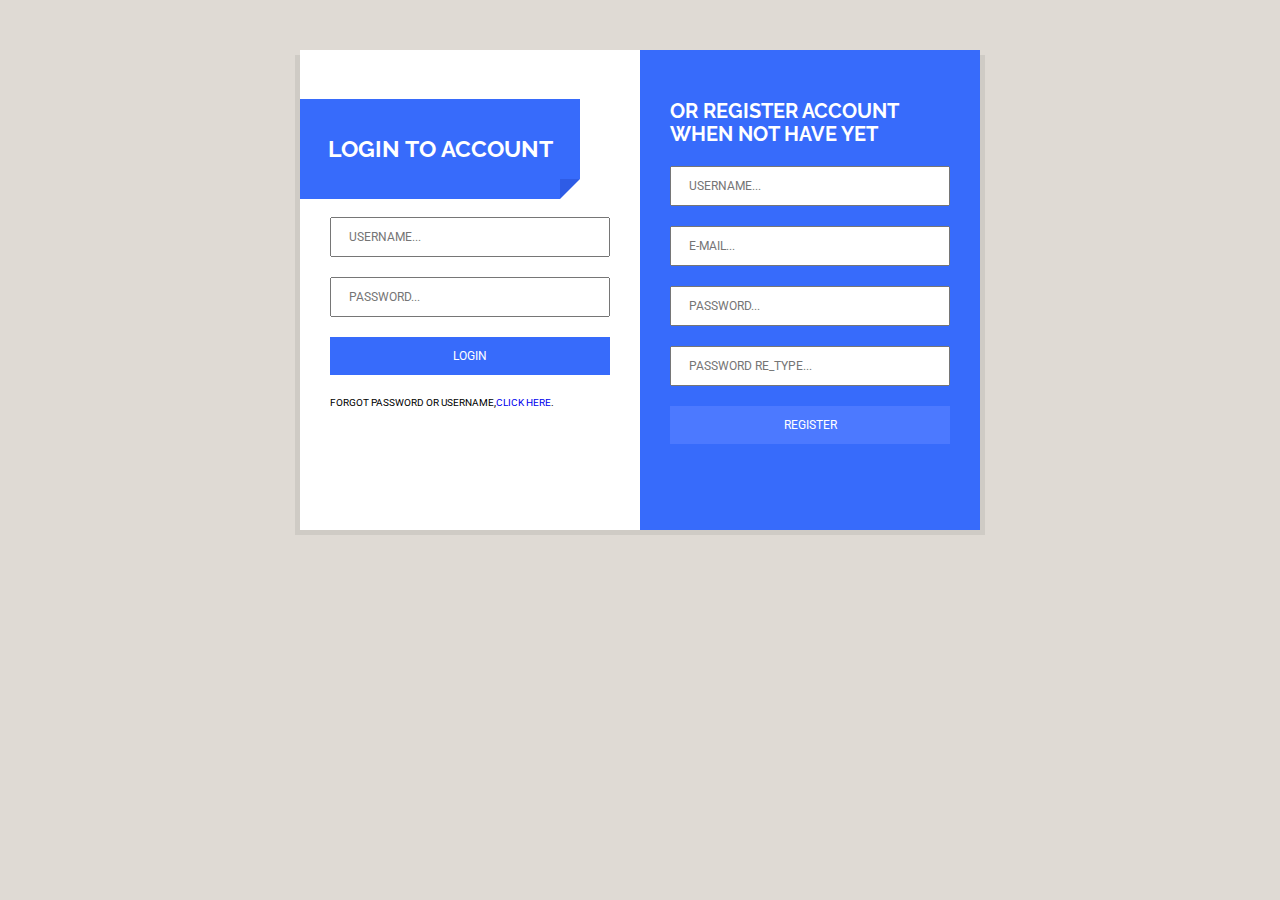
<file: Home_23_05_17/index.html>
<!DOCTYPE html>
<html lang="en">
<head>
  <meta charset="UTF-8">
  <meta name="viewport" content="width=device-width, initial-scale=1.0">
  <meta http-equiv="X-UA-Compatible" content="ie=edge">
  <title>Login to account</title>
  <link rel="stylesheet" href="https://fonts.googleapis.com/css?family=Raleway|Roboto" >
  <link rel="stylesheet" href="./css/normalize.css">
  <link rel="stylesheet" href="./css/style.css">
</head>
<body>
    <div class="container">
        <form class="left">
            <div  class = "login"><h2>LOGIN TO ACCOUNT</h2><div class = "triangle"></div></div>
            <input type="text" placeholder="USERNAME..."/>
            <input type="password" placeholder="PASSWORD..."/>
            <button class = "button_1">LOGIN</button>
            <p class = "url">FORGOT PASSWORD OR USERNAME,<a href="URL">CLICK HERE</a>.</p>
        </form>
        <form class="right">
            <p>OR REGISTER ACCOUNT WHEN NOT HAVE YET</p>
            <input type="text" placeholder="USERNAME..."/>
            <input type="text" placeholder="E-MAIL..."/>
            <input type="password" placeholder="PASSWORD..."/>
            <input type="password" placeholder="PASSWORD RE_TYPE..."/>
            <button class = "button_2">REGISTER</button>
        </form>
    </div>
</body>
</html>
</file>
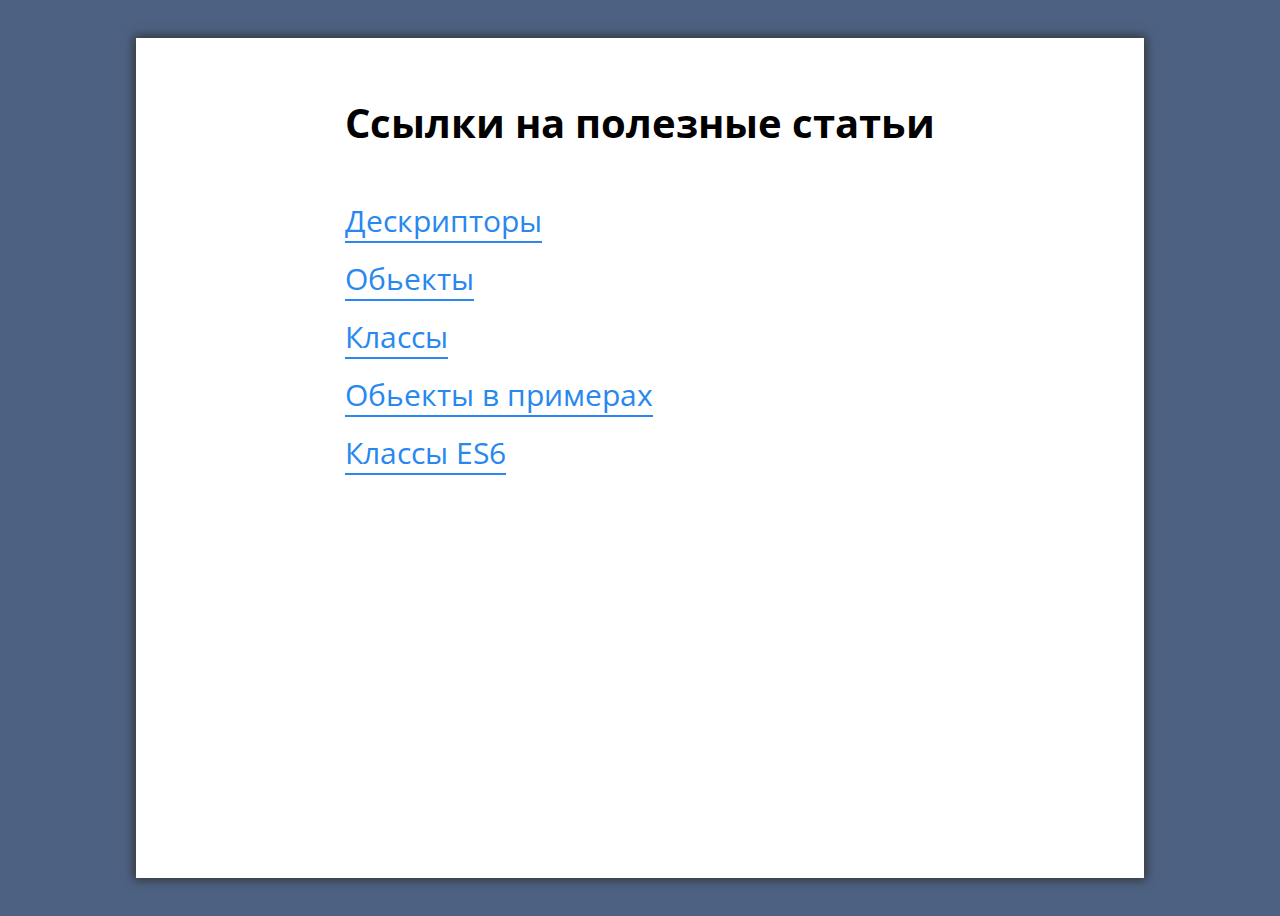
<file: 06 - Objects/Start/index.html>
<!DOCTYPE html>
<html lang="en">
<head>
  <meta charset="UTF-8">
  <meta name="viewport" content="width=device-width, initial-scale=1.0">
  <meta http-equiv="X-UA-Compatible" content="ie=edge">
  <title>Javascript | Objects, constructors</title>
  <script async src="./js/script.js" charset="utf-8"></script>
  <link href="https://fonts.googleapis.com/css?family=Open+Sans" rel="stylesheet">
  <style>
    body {
      background: #4d6283;
      padding: 30px 10%;
    }
    .container {
      min-height: calc(100vh - 60px);
      background-color: #fff;
      padding: 30px;
      -webkit-box-sizing: border-box;
      box-sizing: border-box;
      -webkit-box-shadow: 0 0 10px 2px #333;
      box-shadow: 0 0 10px 2px #333;
    }
    .title {
      font-family: 'Open Sans', sans-serif;
      font-size: 40px;
      text-align: center;
      margin-bottom: 50px;
    }
    .list {
      width: 630px;
      margin: 0 auto;
      list-style: none;
    }
    a {
      font-family: 'Open Sans', sans-serif;
      font-size: 30px;
      text-decoration: none;
      display: inline-block;
      border-bottom: 2px solid #2888ef;
      margin-bottom: 15px;
      color: #2888ef;
    }
  </style>
</head>
<body>

  <div class="container">
    <h1 class="title">Ссылки на полезные статьи</h1>
    <ul class="list">
      <li><a href="http://jsraccoon.ru/oop-descriptors" target="_blank">Дескрипторы</a></li>
      <li><a href="https://learn.javascript.ru/object" target="_blank">Обьекты</a></li>
      <li><a href="http://javascript.ru/tutorial/object/inheritance" target="_blank">Классы</a></li>
      <li><a href="https://habrahabr.ru/post/119391/" target="_blank">Обьекты в примерах</a></li>
      <li><a href="https://learn.javascript.ru/es-class" target="_blank">Классы ES6</a></li>
    </ul>
  </div>

</body>
</html>
</file>
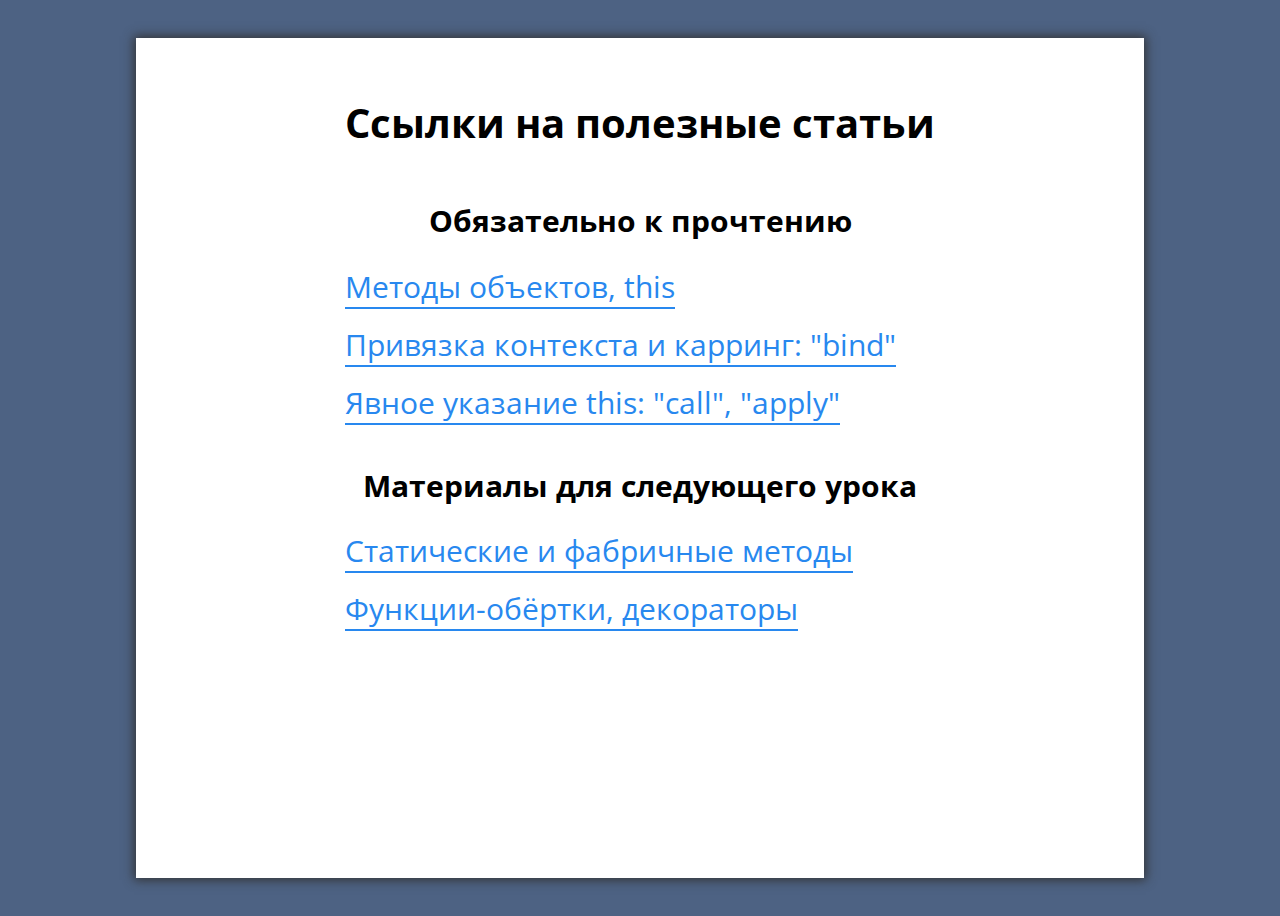
<file: 07 - Context/Start/index.html>
<!DOCTYPE html>
<html lang="en">
<head>
  <meta charset="UTF-8">
  <meta name="viewport" content="width=device-width, initial-scale=1.0">
  <meta http-equiv="X-UA-Compatible" content="ie=edge">
  <title>Javascript | Objects, constructors</title>
  <script async src="./js/script.js" charset="utf-8"></script>
  <link href="https://fonts.googleapis.com/css?family=Open+Sans" rel="stylesheet">
  <style>
    body {
      background: #4d6283;
      padding: 30px 10%;
    }
    .container {
      min-height: calc(100vh - 60px);
      background-color: #fff;
      padding: 30px;
      -webkit-box-sizing: border-box;
      box-sizing: border-box;
      -webkit-box-shadow: 0 0 10px 2px #333;
      box-shadow: 0 0 10px 2px #333;
    }
    .title {
      font-family: 'Open Sans', sans-serif;
      font-size: 40px;
      text-align: center;
      margin-bottom: 50px;
    }
    .subtitle {
      font-family: 'Open Sans', sans-serif;
      font-size: 30px;
      text-align: center;
    }
    .list {
      width: 630px;
      margin: 0 auto;
      list-style: none;
    }
    a {
      font-family: 'Open Sans', sans-serif;
      font-size: 30px;
      text-decoration: none;
      display: inline-block;
      border-bottom: 2px solid #2888ef;
      margin-bottom: 15px;
      color: #2888ef;
    }
  </style>
</head>
<body>

  <div class="container">
    <h1 class="title">Ссылки на полезные статьи</h1>
    <h2 class="subtitle">Обязательно к прочтению</h2>
    <ul class="list">
      <li><a href="https://learn.javascript.ru/object-methods" target="_blank">Методы объектов, this</a></li>
      <li><a href="https://learn.javascript.ru/bind" target="_blank">Привязка контекста и карринг: "bind"</a></li>
      <li><a href="https://learn.javascript.ru/call-apply" target="_blank">Явное указание this: "call", "apply"</a></li>
    </ul>
    <h2 class="subtitle">Материалы для следующего урока</h2>
    <ul class="list">
      <li><a href="https://learn.javascript.ru/static-properties-and-methods" target="_blank">Статические и фабричные методы</a></li>
      <li><a href="https://learn.javascript.ru/decorators" target="_blank">Функции-обёртки, декораторы</a></li>
    </ul>
  </div>
</body>
</html>
</file>
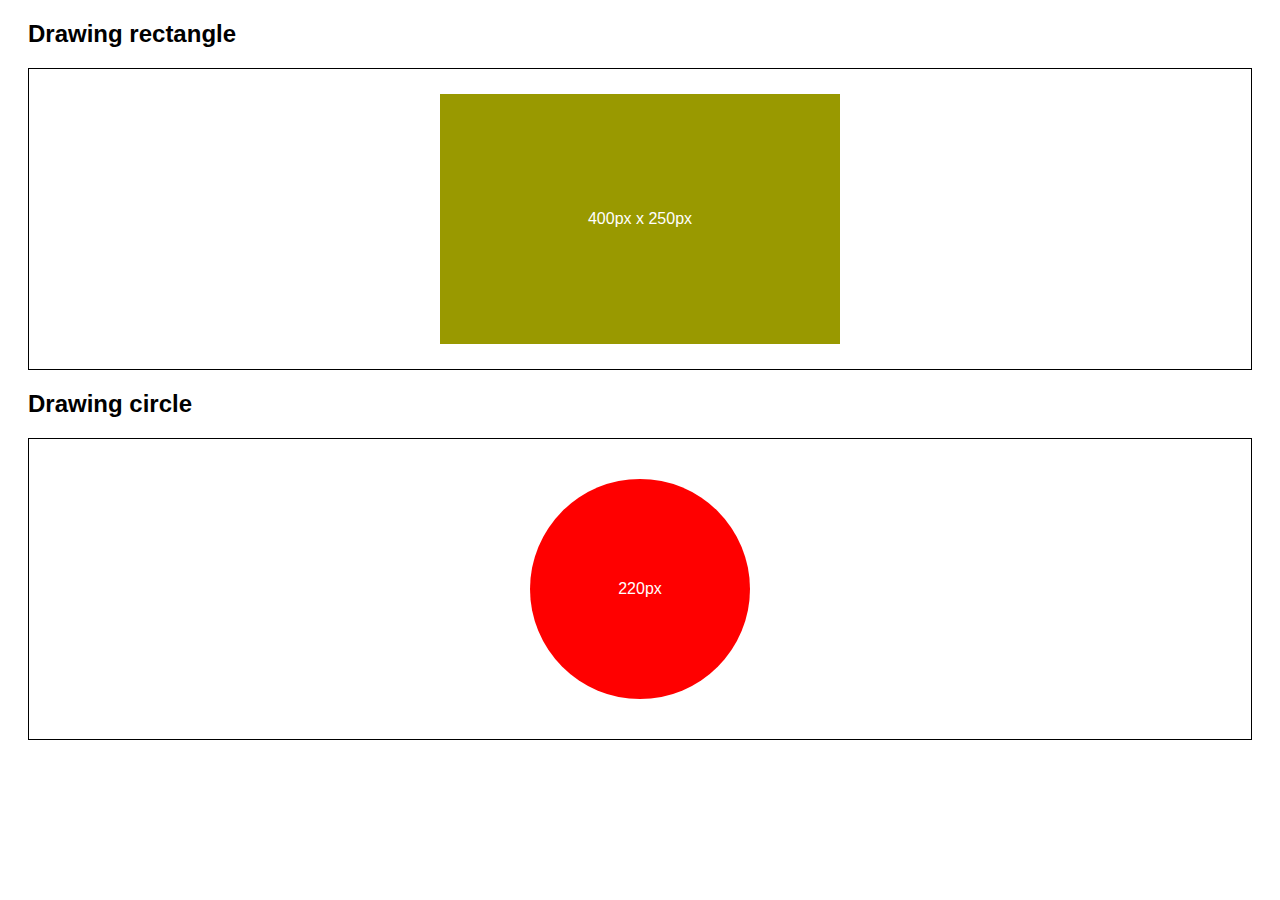
<file: 08 - Chaining_Interface/Start/index.html>
<!DOCTYPE html>
<html lang="en">
<head>
  <meta charset="UTF-8">
  <meta name="viewport" content="width=device-width, initial-scale=1.0">
  <meta http-equiv="X-UA-Compatible" content="ie=edge">
  <title>Javascript | Objects, constructors</title>
  <script async src="./js/script.js" charset="utf-8"></script>
  <link href="https://fonts.googleapis.com/css?family=Open+Sans" rel="stylesheet">
  <style>
    html, body {
      font-family: Arial, "Helvetica Neue", Helvetica, sans-serif;
    }
    h2 {
      margin: 20px;
    }
    .container {
      margin: 0 20px;
      height: 300px;
      display: flex;
      align-items: center;
      justify-content: center;
      border: 1px solid;
    }
    .container > div {
      color: #fff;
      display: flex;
      align-items: center;
      justify-content: center;
    }
    .circle {
      border-radius: 1000px;
    }

  </style>
</head>
<body>
  <h2>Drawing rectangle</h2>
  <div class="container">
  	<div class="rectangle"></div>
  </div>
  <h2>Drawing circle</h2>
  <div class="container">
  	<div class="circle"></div>
  </div>
</body>
</html>
</file>
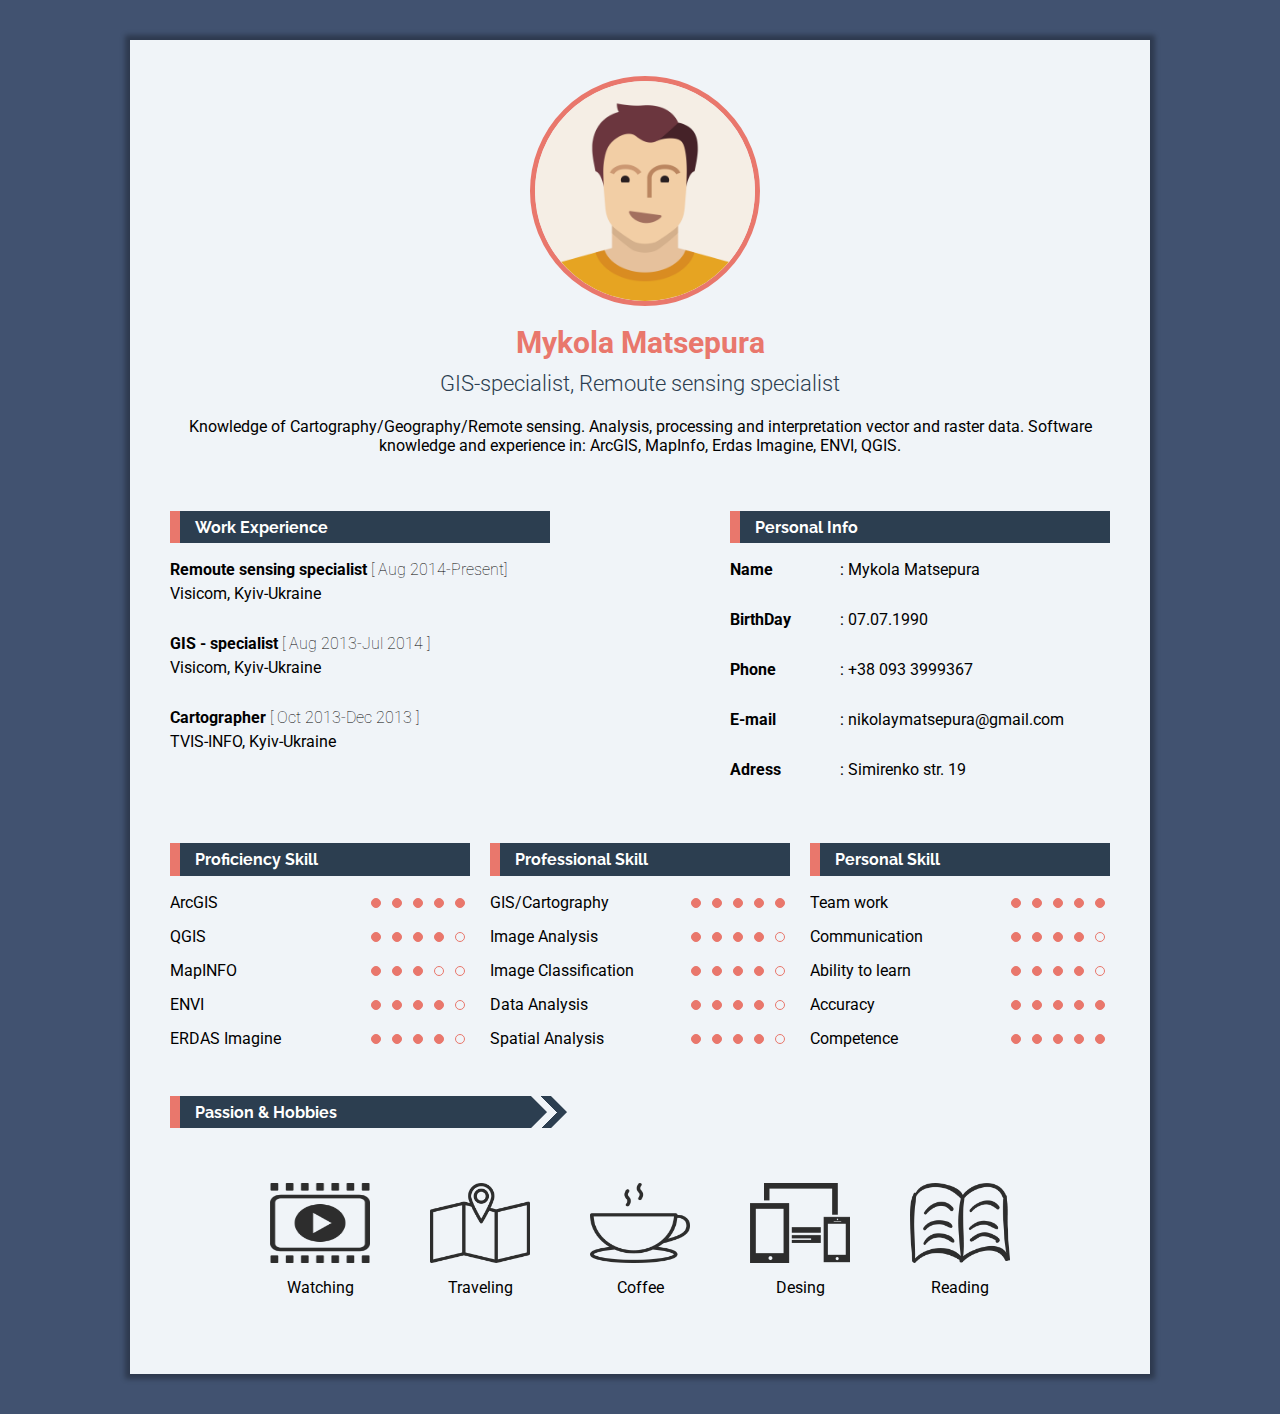
<file: Home_02_06_17/Start/index.html>
<!DOCTYPE html>
<html lang="en">

<head>
  <meta charset="UTF-8">
  <meta name="viewport" content="width=device-width, initial-scale=1.0">
  <meta http-equiv="X-UA-Compatible" content="ie=edge">
  <title>Login to account</title>
  <link rel="stylesheet" href="https://fonts.googleapis.com/css?family=Raleway|Roboto">
  <link rel="stylesheet" href="./css/normalize.css">
  <link rel="stylesheet" href="./css/960.css">
  <link rel="stylesheet" href="./css/style.css">
</head>

<body>
  <main class="mainarea">
    <div class="container_12">
      <div class="grid_4 prefix_4">
        <figure class="ava">
          <img src="./img/cv-photo.png" alt="">
        </figure>
      </div>
      <div class="grid_12">
        <h2 class="name">Mykola Matsepura</h2>
        <h3 class="position">GIS-specialist, Remoute sensing specialist</h3>
        <p align="center">Knowledge of Cartography/Geography/Remote sensing. Analysis, processing and interpretation vector and raster
          data. Software knowledge and experience in: ArcGIS, MapInfo, Erdas Imagine, ENVI, QGIS.</p>
      </div>
    </div>
    <div class="container_12">
      <div class="grid_5">
        <h4 class="title">Work Experience</h4>
        <ul class="list">
          <li>
            <p><strong>Remoute sensing specialist</strong> <span>[ Aug 2014-Present]</span><br>
              Visicom, Kyiv-Ukraine</p>
          </li>
          <li>
            <p><strong>GIS - specialist</strong> <span>[ Aug 2013-Jul 2014 ]</span><br>
              Visicom, Kyiv-Ukraine</p>
          </li>
          <li>
            <p><strong>Cartographer</strong> <span>[ Oct 2013-Dec 2013 ]</span><br>
              TVIS-INFO, Kyiv-Ukraine</p>
          </li>
        </ul>
      </div>
      <div class="grid_5 prefix_2">
        <h4 class="title">Personal Info</h4>
        <ul class="list">
          <li>
            <p><strong class="pos">Name</strong>: Mykola Matsepura</p>
          </li>
          <li>
            <p><strong class="pos">BirthDay</strong>: 07.07.1990</p>
          </li>
          <li>
          <p><strong class="pos">Phone</strong>: +38 093 3999367</p>
          </li>
          <li>
            <p><strong class="pos">E-mail</strong>: nikolaymatsepura@gmail.com</p>
          </li>
          <li>
            <p><strong class="pos">Adress</strong>: Simirenko str. 19</p>
          </li>
        </ul>
      </div>
    </div>
    <div class="container_12">
      <div class="grid_4">
        <h4 class="title">Proficiency Skill</h4>
        <ul class="list">
          <li>
            <div class="skill">
              <p>ArcGIS</p>
              <span class="raiting active_5">
                <span></span>
                <span></span>
                <span></span>
                <span></span>
                <span></span>
              </span>
            </div>
          </li>
          <li>
            <div class="skill">
              <p>QGIS</p>
              <span class="raiting active_4">
                <span></span>
                <span></span>
                <span></span>
                <span></span>
                <span></span>
              </span>
            </div>
          </li>
          <li>
            <div class="skill">
              <p>MapINFO</p>
              <span class="raiting active_3">
                <span></span>
                <span></span>
                <span></span>
                <span></span>
                <span></span>
              </span>
            </div>
          </li>
          <li>
            <div class="skill">
              <p>ENVI</p>
              <span class="raiting active_4">
                <span></span>
                <span></span>
                <span></span>
                <span></span>
                <span></span>
              </span>
            </div>
          </li>
          <li>
            <div class="skill">
              <p>ERDAS Imagine</p>
              <span class="raiting active_4">
                <span></span>
                <span></span>
                <span></span>
                <span></span>
                <span></span>
              </span>
            </div>
          </li>
        </ul>
      </div>
      <div class="grid_4">
        <h4 class="title">Professional Skill</h4>
        <ul class="list">
          <li>
            <div class="skill">
              <p>GIS/Cartography</p>
              <span class="raiting active_5">
                <span></span>
                <span></span>
                <span></span>
                <span></span>
                <span></span>
              </span>
            </div>
          </li>
          <li>
            <div class="skill">
              <p>Image Analysis</p>
              <span class="raiting active_4">
                <span></span>
                <span></span>
                <span></span>
                <span></span>
                <span></span>
              </span>
            </div>
          </li>
          <li>
            <div class="skill">
              <p>Image Classification</p>
              <span class="raiting active_4">
                <span></span>
                <span></span>
                <span></span>
                <span></span>
                <span></span>
              </span>
            </div>
          </li>
          <li>
            <div class="skill">
              <p>Data Analysis</p>
              <span class="raiting active_4">
                <span></span>
                <span></span>
                <span></span>
                <span></span>
                <span></span>
              </span>
            </div>
          </li>
          <li>
            <div class="skill">
              <p>Spatial Analysis </p>
              <span class="raiting active_4">
                <span></span>
                <span></span>
                <span></span>
                <span></span>
                <span></span>
              </span>
            </div>
          </li>
        </ul>
      </div>
      <div class="grid_4">
        <h4 class="title">Personal Skill</h4>
        <ul class="list">
          <li>
            <div class="skill">
              <p>Team work</p>
              <span class="raiting active_5">
                <span></span>
                <span></span>
                <span></span>
                <span></span>
                <span></span>
              </span>
            </div>
          </li>
          <li>
            <div class="skill">
              <p>Communication</p>
              <span class="raiting active_4">
                <span></span>
                <span></span>
                <span></span>
                <span></span>
                <span></span>
              </span>
            </div>
          </li>
          <li>
            <div class="skill">
              <p>Ability to learn</p>
              <span class="raiting active_4">
                <span></span>
                <span></span>
                <span></span>
                <span></span>
                <span></span>
              </span>
            </div>
          </li>
          <li>
            <div class="skill">
              <p>Accuracy</p>
              <span class="raiting active_5">
                <span></span>
                <span></span>
                <span></span>
                <span></span>
                <span></span>
              </span>
            </div>
          </li>
          <li>
            <div class="skill">
              <p>Competence</p>
              <span class="raiting active_5">
                <span></span>
                <span></span>
                <span></span>
                <span></span>
                <span></span>
              </span>
            </div>
          </li>
        </ul>
      </div>
    </div>
    <div class="container_12">
      <div class="grid_5">
        <h4 class="title is-arrow">Passion &amp; Hobbies </h4>
      </div>
    </div>
    <div align="justify" class="container_12">
      <div class="grid_2 hobbie  prefix_1">
        <img src="./img/watching.png" alt="">
        <p>Watching</p>
      </div>
      <div class="grid_2 hobbie">
        <img src="./img/travel.png" alt="">
        <p>Traveling</p>
      </div>
      <div class="grid_2 hobbie">
        <img src="./img/tea.png" alt="">
        <p>Coffee</p>
      </div>
      <div class="grid_2 hobbie">
        <img src="./img/design.png" alt="">
        <p>Desing</p>
      </div>
      <div class="grid_2 hobbie">
        <img src="./img/reading.png" alt="">
        <p>Reading</p>
      </div>
    </div>

  </main>
</body>

</html>
</file>
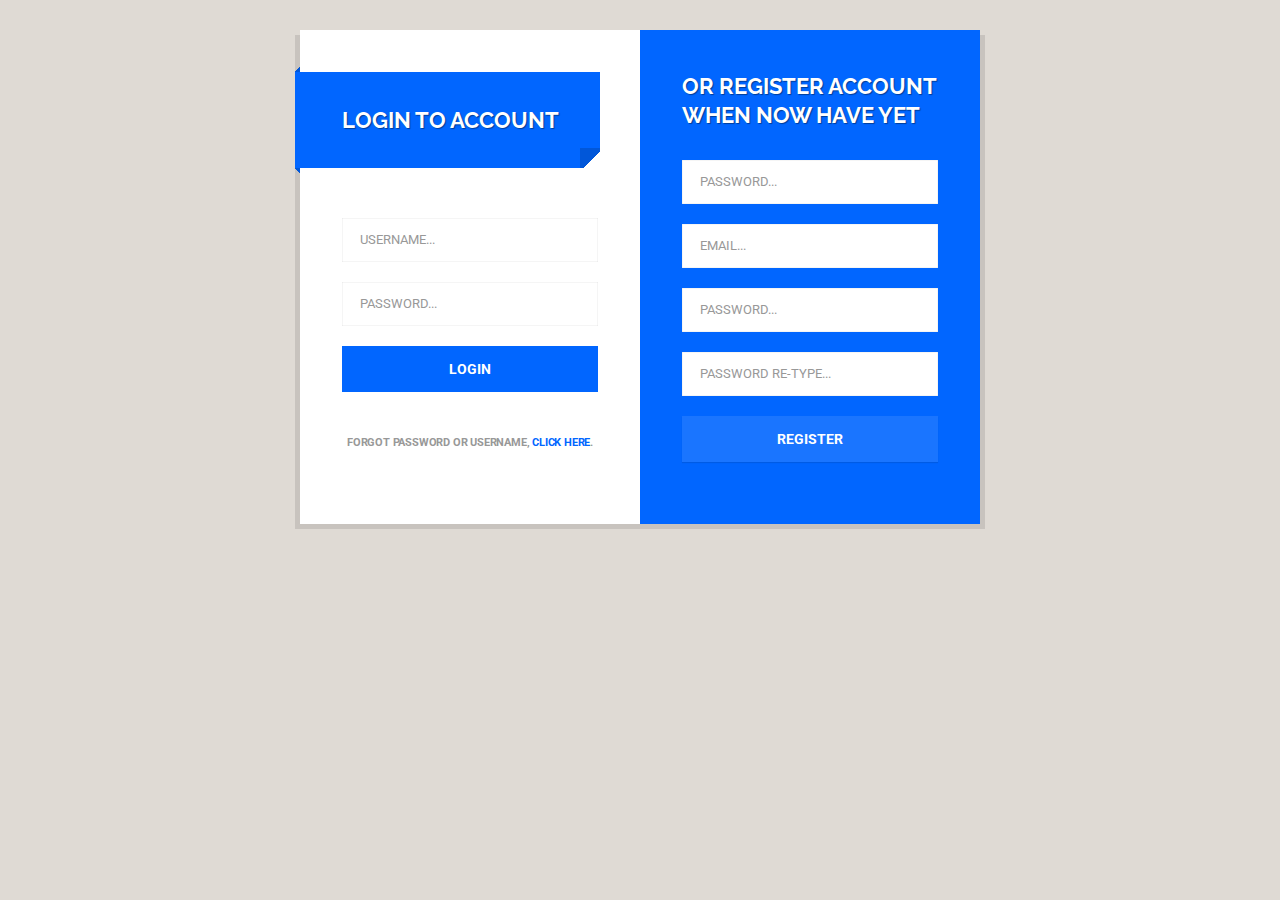
<file: Home_23_05_17/01 - Login form/Finished/index-flexbox.html>
<!DOCTYPE html>
<html lang="en">
<head>
  <meta charset="UTF-8">
  <meta name="viewport" content="width=device-width, initial-scale=1.0">
  <meta http-equiv="X-UA-Compatible" content="ie=edge">
  <title>Login to account</title>
  <link rel="stylesheet" href="https://fonts.googleapis.com/css?family=Raleway|Roboto" >
  <link rel="stylesheet" href="./css/normalize.css">
  <link rel="stylesheet" href="./css/style.css">
</head>
<body>
  <!-- Form Start -->
  <div class="form flex">
    <form class="login" action="#">
      <h2 class="title is-speack">Login to account</h2>
      <label class="row">
        <input class="input" type="text" name="username" required="required">
        <span class="label">Username...</span>
      </label>
      <label class="row">
        <input class="input"type="password" name="password" required="required">
        <span class="label">Password...</span>
      </label>
      <div class="row">
        <button type="submit" class="button"name="Login">Login</button>
      </div>
      <p class="caption">Forgot password or username, <a href="#">click here</a>.</p>
    </form>
    <form class="register" action="#">
      <h2 class="title">Or register account when now have yet</h2>
      <label class="row">
        <input class="input" type="password" name="password" required="required">
        <span class="label">Password...</span>
      </label>
      <label class="row">
        <input class="input" type="text" name="email" required="required">
        <span class="label">Email...</span>
      </label>
      <label class="row">
        <input class="input" type="password" name="password" required="required">
        <span class="label">Password...</span>
      </label>
      <label class="row">
        <input class="input" type="password" name="password-retype" required="required">
        <span class="label">Password re-type...</span>
      </label>
      <div class="row">
        <button type="submit" class="button is-light"name="Login">Register</button>
      </div>
    </form>
  </div>
  <!-- Form End -->
</body>
</html>
</file>
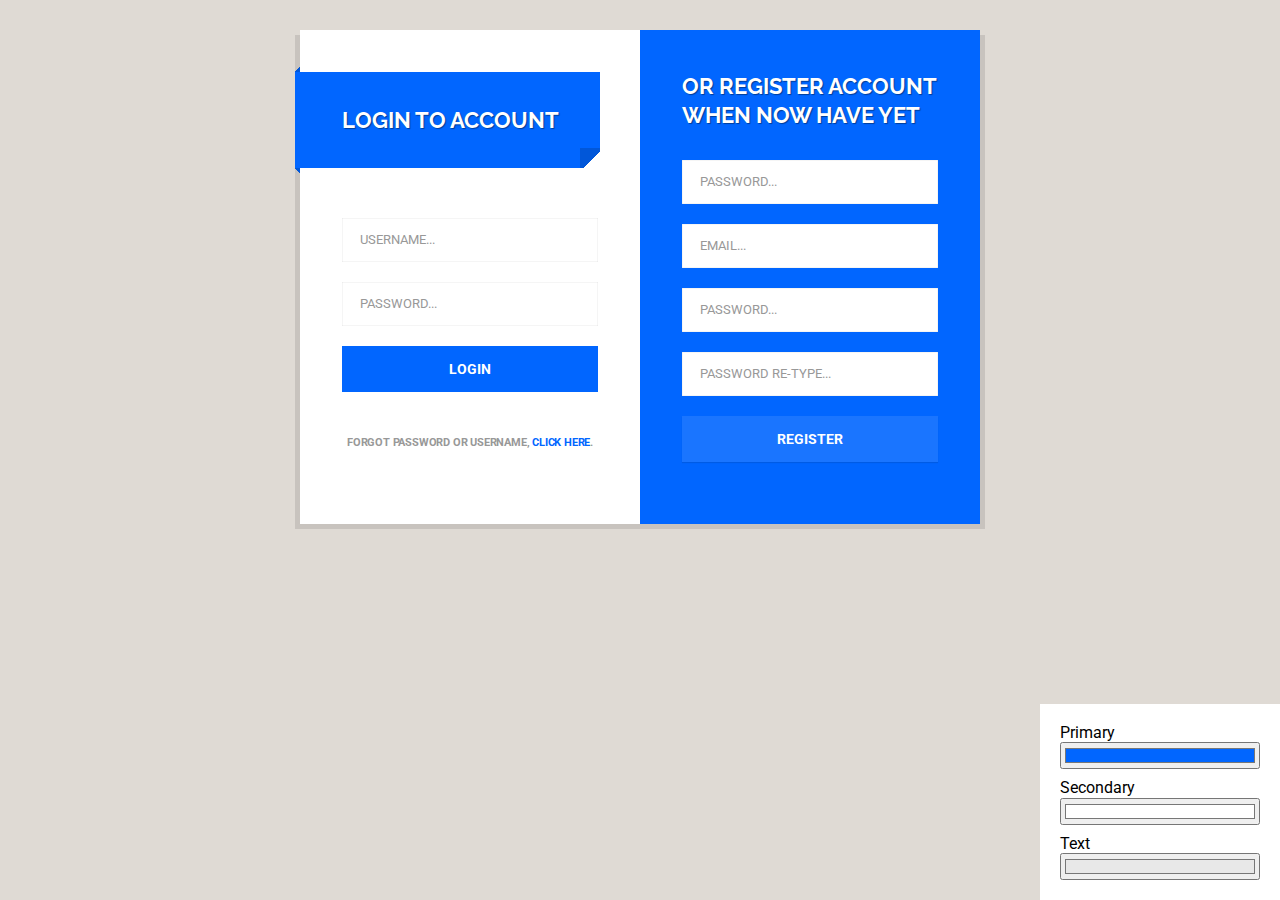
<file: Home_23_05_17/01 - Login form/Finished/index-float.html>
<!DOCTYPE html>
<html lang="en">
<head>
  <meta charset="UTF-8">
  <meta name="viewport" content="width=device-width, initial-scale=1.0">
  <meta http-equiv="X-UA-Compatible" content="ie=edge">
  <title>Login to account</title>
  <link rel="stylesheet" href="https://fonts.googleapis.com/css?family=Raleway|Roboto" >
  <link rel="stylesheet" href="./css/normalize.css">
  <link rel="stylesheet" href="./css/style.css">
</head>
<body>
  <!-- Form Start -->
  <div class="form float">
    <form class="login" action="#">
      <h2 class="title is-speack">Login to account</h2>
      <label class="row">
        <input class="input" type="text" name="username" required="required">
        <span class="label">Username...</span>
      </label>
      <label class="row">
        <input class="input"type="password" name="password" required="required">
        <span class="label">Password...</span>
      </label>
      <div class="row">
        <button type="submit" class="button"name="Login">Login</button>
      </div>
      <p class="caption">Forgot password or username, <a href="#">click here</a>.</p>
    </form>
    <form class="register" action="#">
      <h2 class="title">Or register account when now have yet</h2>
      <label class="row">
        <input class="input" type="password" name="password" required="required">
        <span class="label">Password...</span>
      </label>
      <label class="row">
        <input class="input" type="text" name="email" required="required">
        <span class="label">Email...</span>
      </label>
      <label class="row">
        <input class="input" type="password" name="password" required="required">
        <span class="label">Password...</span>
      </label>
      <label class="row">
        <input class="input" type="password" name="password-retype" required="required">
        <span class="label">Password re-type...</span>
      </label>
      <div class="row">
        <button type="submit" class="button is-light"name="Login">Register</button>
      </div>
    </form>
  </div>
  <!-- Form End -->
  <div class="panel">
    <label>Primary <input type="color" name="primaryColor" value="#0166ff"></label>
    <label>Secondary <input type="color" name="secondaryColor" value="#ffffff"></label>
    <label>Text <input type="color" name="textColor" value="#e8e8e8"></label>
  </div>
  <script>

    let setColor = function(){
      document.documentElement.style.setProperty(`--${this.name}`, this.value)
    }

    const inputs = document.querySelectorAll('.panel input');

    inputs.forEach(item => item.addEventListener('change', setColor))
    inputs.forEach(item => item.addEventListener('mousemove', setColor))

  </script>
</body>
</html>
</file>
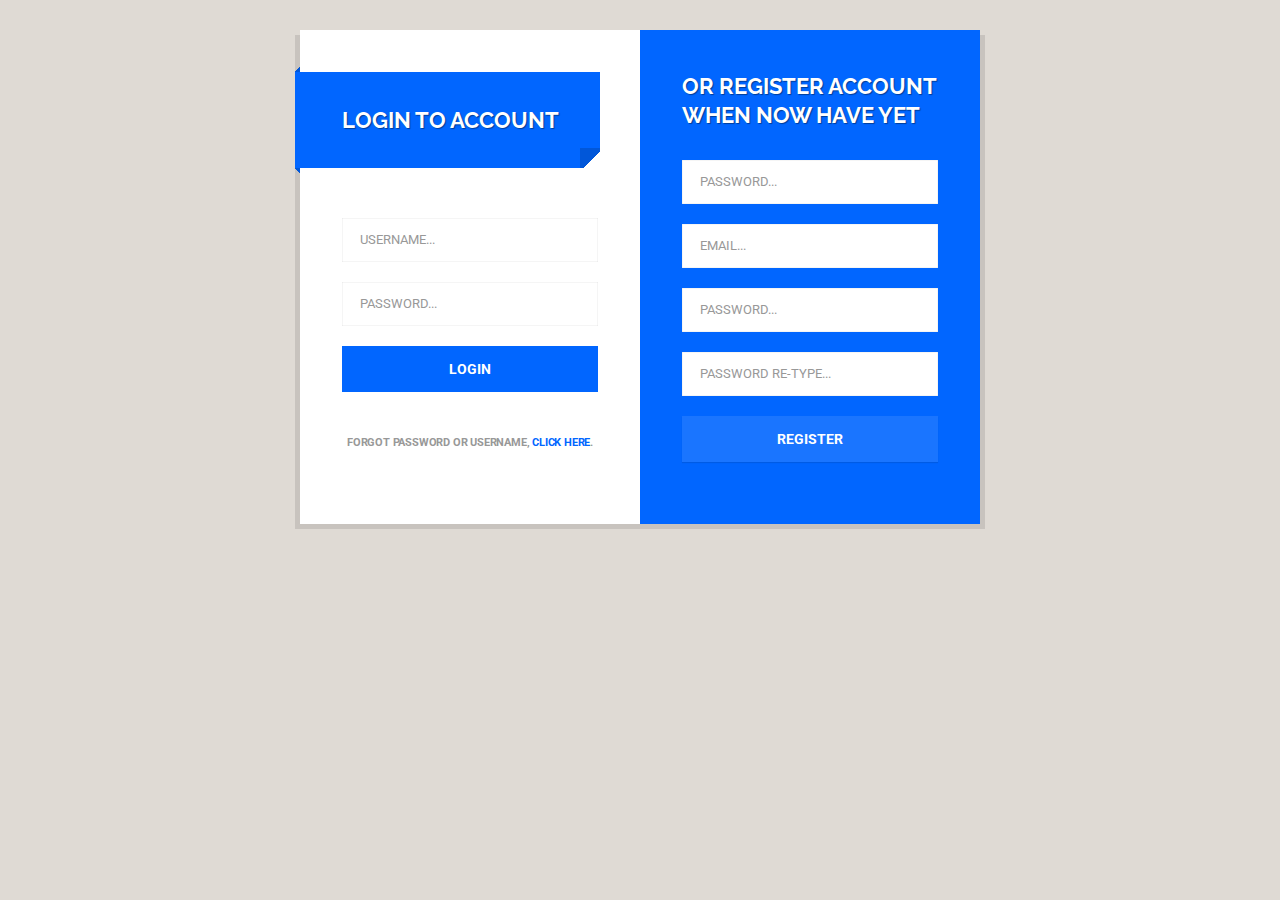
<file: Home_23_05_17/01 - Login form/Finished/index-grid.html>
<!DOCTYPE html>
<html lang="en">
<head>
  <meta charset="UTF-8">
  <meta name="viewport" content="width=device-width, initial-scale=1.0">
  <meta http-equiv="X-UA-Compatible" content="ie=edge">
  <title>Login to account</title>
  <link rel="stylesheet" href="https://fonts.googleapis.com/css?family=Raleway|Roboto" >
  <link rel="stylesheet" href="./css/normalize.css">
  <link rel="stylesheet" href="./css/style.css">
</head>
<body>
  <!-- Form Start -->
  <div class="form grid">
    <form class="login" action="#">
      <h2 class="title is-speack">Login to account</h2>
      <label class="row">
        <input class="input" type="text" name="username" required="required">
        <span class="label">Username...</span>
      </label>
      <label class="row">
        <input class="input"type="password" name="password" required="required">
        <span class="label">Password...</span>
      </label>
      <div class="row">
        <button type="submit" class="button"name="Login">Login</button>
      </div>
      <p class="caption">Forgot password or username, <a href="#">click here</a>.</p>
    </form>
    <form class="register" action="#">
      <h2 class="title">Or register account when now have yet</h2>
      <label class="row">
        <input class="input" type="password" name="password" required="required">
        <span class="label">Password...</span>
      </label>
      <label class="row">
        <input class="input" type="text" name="email" required="required">
        <span class="label">Email...</span>
      </label>
      <label class="row">
        <input class="input" type="password" name="password" required="required">
        <span class="label">Password...</span>
      </label>
      <label class="row">
        <input class="input" type="password" name="password-retype" required="required">
        <span class="label">Password re-type...</span>
      </label>
      <div class="row">
        <button type="submit" class="button is-light"name="Login">Register</button>
      </div>
    </form>
  </div>
  <!-- Form End -->
</body>
</html>
</file>
<file: Home_23_05_17/css/style.css>
:root {
  --primaryColor: #0166ff;
  --secondaryColor: white;
  --textColor: #939393;
  --headlineColor: var(--secondaryColor);
  /* You can use css varibles */
}
body {
    background-color: #dfdad4;
}

.login {
    font-family: Raleway, sans-serif;
    font-size: 15px;
    color: white;
    text-align: center;
    font-weight: bold;
    display: block;
    line-height: 100px;
    background-color: #376bfb;
    position: relative;
    right: 30px;

}
.container {
    display: -webkit-box;
    display: -ms-flexbox;
    display: flex;
    width: 680px;
    height: 480px;
    margin: 50px auto;
    box-shadow: -5px 5px 0 0 #CFCBC5;
}
.container .left, .container .right {
    width: 50%;
    text-align: center;
    box-sizing: border-box;
    padding: 30px;

}
.container .left {
    background-color: #fff;

}
.container .right {
    background-color: #376bfb;
    font-family: Raleway, sans-serif;
    font-size: 20px;
    color: white;
    text-align: left;
    font-weight: bold;
    box-shadow: 5px 5px 0 0 #CFCBC5;

}
.container input {
    display: block;
    width: 100%;
    margin-bottom: 20px;
    line-height: 36px;
    box-sizing: border-box;
    padding: 0 17px;
    font-family: Roboto, sans-serif;
    font-size: 12px;
}
.container .button_1 {
    display: block;
    width: 100%;
    line-height: 36px;
    background-color: #376bfb;
    color: #fff;
    border: none;
    font-family: Roboto, sans-serif;
    font-size: 12px;
}
.container .button_2 {
    display: block;
    width: 100%;
    line-height: 36px;
    background-color: #4C79FF;
    color: #fff;
    border: none;
    font-family: Roboto, sans-serif;
    font-size: 12px;
}
.container_2 {
    font-family: Raleway, sans-serif;
    font-size: 15px;
    color: white;
    text-align: right;
    font-weight: bold;
    background-color: #376bfb;
    width: 340px;
    height: 50px;

}

A:link {
    text-decoration: none; /* Убирает подчеркивание для ссылок */
}

.url {
    display: block;
    width: 100%;
    margin-bottom: 20px;
    line-height: 36px;
    text-align: justify;
    font-family: Roboto, sans-serif;
    font-size: 10px;
}


.triangle {
    position: absolute;
    right: 0;
    bottom: 0;
    height: 0;
    width: 0;
    display: inline-block;
    border-top: 20px solid #2E5CE6;
    border-right: 20px solid white;
}
</file>
<file: Home_02_06_17/Start/css/960.css>
/*
  960 Grid System ~ Core CSS.
  Learn more ~ http://960.gs/

  Licensed under GPL and MIT.
*/

/*
  Forces backgrounds to span full width,
  even if there is horizontal scrolling.
  Increase this if your layout is wider.

  Note: IE6 works fine without this fix.
*/

body {
  min-width: 960px;
}

/* `Container
----------------------------------------------------------------------------------------------------*/

.container_12,
.container_16 {
  margin-left: auto;
  margin-right: auto;
  width: 960px;
}

/* `Grid >> Global
----------------------------------------------------------------------------------------------------*/

.grid_1,
.grid_2,
.grid_3,
.grid_4,
.grid_5,
.grid_6,
.grid_7,
.grid_8,
.grid_9,
.grid_10,
.grid_11,
.grid_12,
.grid_13,
.grid_14,
.grid_15,
.grid_16 {
  display: inline;
  float: left;
  margin-left: 10px;
  margin-right: 10px;
}

.push_1, .pull_1,
.push_2, .pull_2,
.push_3, .pull_3,
.push_4, .pull_4,
.push_5, .pull_5,
.push_6, .pull_6,
.push_7, .pull_7,
.push_8, .pull_8,
.push_9, .pull_9,
.push_10, .pull_10,
.push_11, .pull_11,
.push_12, .pull_12,
.push_13, .pull_13,
.push_14, .pull_14,
.push_15, .pull_15 {
  position: relative;
}

.container_12 .grid_3,
.container_16 .grid_4 {
  width: 220px;
}

.container_12 .grid_6,
.container_16 .grid_8 {
  width: 460px;
}

.container_12 .grid_9,
.container_16 .grid_12 {
  width: 700px;
}

.container_12 .grid_12,
.container_16 .grid_16 {
  width: 940px;
}

/* `Grid >> Children (Alpha ~ First, Omega ~ Last)
----------------------------------------------------------------------------------------------------*/

.alpha {
  margin-left: 0;
}

.omega {
  margin-right: 0;
}

/* `Grid >> 12 Columns
----------------------------------------------------------------------------------------------------*/

.container_12 .grid_1 {
  width: 60px;
}

.container_12 .grid_2 {
  width: 140px;
}

.container_12 .grid_4 {
  width: 300px;
}

.container_12 .grid_5 {
  width: 380px;
}

.container_12 .grid_7 {
  width: 540px;
}

.container_12 .grid_8 {
  width: 620px;
}

.container_12 .grid_10 {
  width: 780px;
}

.container_12 .grid_11 {
  width: 860px;
}

/* `Grid >> 16 Columns
----------------------------------------------------------------------------------------------------*/

.container_16 .grid_1 {
  width: 40px;
}

.container_16 .grid_2 {
  width: 100px;
}

.container_16 .grid_3 {
  width: 160px;
}

.container_16 .grid_5 {
  width: 280px;
}

.container_16 .grid_6 {
  width: 340px;
}

.container_16 .grid_7 {
  width: 400px;
}

.container_16 .grid_9 {
  width: 520px;
}

.container_16 .grid_10 {
  width: 580px;
}

.container_16 .grid_11 {
  width: 640px;
}

.container_16 .grid_13 {
  width: 760px;
}

.container_16 .grid_14 {
  width: 820px;
}

.container_16 .grid_15 {
  width: 880px;
}

/* `Prefix Extra Space >> Global
----------------------------------------------------------------------------------------------------*/

.container_12 .prefix_3,
.container_16 .prefix_4 {
  padding-left: 240px;
}

.container_12 .prefix_6,
.container_16 .prefix_8 {
  padding-left: 480px;
}

.container_12 .prefix_9,
.container_16 .prefix_12 {
  padding-left: 720px;
}

/* `Prefix Extra Space >> 12 Columns
----------------------------------------------------------------------------------------------------*/

.container_12 .prefix_1 {
  padding-left: 80px;
}

.container_12 .prefix_2 {
  padding-left: 160px;
}

.container_12 .prefix_4 {
  padding-left: 320px;
}

.container_12 .prefix_5 {
  padding-left: 400px;
}

.container_12 .prefix_7 {
  padding-left: 560px;
}

.container_12 .prefix_8 {
  padding-left: 640px;
}

.container_12 .prefix_10 {
  padding-left: 800px;
}

.container_12 .prefix_11 {
  padding-left: 880px;
}

/* `Prefix Extra Space >> 16 Columns
----------------------------------------------------------------------------------------------------*/

.container_16 .prefix_1 {
  padding-left: 60px;
}

.container_16 .prefix_2 {
  padding-left: 120px;
}

.container_16 .prefix_3 {
  padding-left: 180px;
}

.container_16 .prefix_5 {
  padding-left: 300px;
}

.container_16 .prefix_6 {
  padding-left: 360px;
}

.container_16 .prefix_7 {
  padding-left: 420px;
}

.container_16 .prefix_9 {
  padding-left: 540px;
}

.container_16 .prefix_10 {
  padding-left: 600px;
}

.container_16 .prefix_11 {
  padding-left: 660px;
}

.container_16 .prefix_13 {
  padding-left: 780px;
}

.container_16 .prefix_14 {
  padding-left: 840px;
}

.container_16 .prefix_15 {
  padding-left: 900px;
}

/* `Suffix Extra Space >> Global
----------------------------------------------------------------------------------------------------*/

.container_12 .suffix_3,
.container_16 .suffix_4 {
  padding-right: 240px;
}

.container_12 .suffix_6,
.container_16 .suffix_8 {
  padding-right: 480px;
}

.container_12 .suffix_9,
.container_16 .suffix_12 {
  padding-right: 720px;
}

/* `Suffix Extra Space >> 12 Columns
----------------------------------------------------------------------------------------------------*/

.container_12 .suffix_1 {
  padding-right: 80px;
}

.container_12 .suffix_2 {
  padding-right: 160px;
}

.container_12 .suffix_4 {
  padding-right: 320px;
}

.container_12 .suffix_5 {
  padding-right: 400px;
}

.container_12 .suffix_7 {
  padding-right: 560px;
}

.container_12 .suffix_8 {
  padding-right: 640px;
}

.container_12 .suffix_10 {
  padding-right: 800px;
}

.container_12 .suffix_11 {
  padding-right: 880px;
}

/* `Suffix Extra Space >> 16 Columns
----------------------------------------------------------------------------------------------------*/

.container_16 .suffix_1 {
  padding-right: 60px;
}

.container_16 .suffix_2 {
  padding-right: 120px;
}

.container_16 .suffix_3 {
  padding-right: 180px;
}

.container_16 .suffix_5 {
  padding-right: 300px;
}

.container_16 .suffix_6 {
  padding-right: 360px;
}

.container_16 .suffix_7 {
  padding-right: 420px;
}

.container_16 .suffix_9 {
  padding-right: 540px;
}

.container_16 .suffix_10 {
  padding-right: 600px;
}

.container_16 .suffix_11 {
  padding-right: 660px;
}

.container_16 .suffix_13 {
  padding-right: 780px;
}

.container_16 .suffix_14 {
  padding-right: 840px;
}

.container_16 .suffix_15 {
  padding-right: 900px;
}

/* `Push Space >> Global
----------------------------------------------------------------------------------------------------*/

.container_12 .push_3,
.container_16 .push_4 {
  left: 240px;
}

.container_12 .push_6,
.container_16 .push_8 {
  left: 480px;
}

.container_12 .push_9,
.container_16 .push_12 {
  left: 720px;
}

/* `Push Space >> 12 Columns
----------------------------------------------------------------------------------------------------*/

.container_12 .push_1 {
  left: 80px;
}

.container_12 .push_2 {
  left: 160px;
}

.container_12 .push_4 {
  left: 320px;
}

.container_12 .push_5 {
  left: 400px;
}

.container_12 .push_7 {
  left: 560px;
}

.container_12 .push_8 {
  left: 640px;
}

.container_12 .push_10 {
  left: 800px;
}

.container_12 .push_11 {
  left: 880px;
}

/* `Push Space >> 16 Columns
----------------------------------------------------------------------------------------------------*/

.container_16 .push_1 {
  left: 60px;
}

.container_16 .push_2 {
  left: 120px;
}

.container_16 .push_3 {
  left: 180px;
}

.container_16 .push_5 {
  left: 300px;
}

.container_16 .push_6 {
  left: 360px;
}

.container_16 .push_7 {
  left: 420px;
}

.container_16 .push_9 {
  left: 540px;
}

.container_16 .push_10 {
  left: 600px;
}

.container_16 .push_11 {
  left: 660px;
}

.container_16 .push_13 {
  left: 780px;
}

.container_16 .push_14 {
  left: 840px;
}

.container_16 .push_15 {
  left: 900px;
}

/* `Pull Space >> Global
----------------------------------------------------------------------------------------------------*/

.container_12 .pull_3,
.container_16 .pull_4 {
  left: -240px;
}

.container_12 .pull_6,
.container_16 .pull_8 {
  left: -480px;
}

.container_12 .pull_9,
.container_16 .pull_12 {
  left: -720px;
}

/* `Pull Space >> 12 Columns
----------------------------------------------------------------------------------------------------*/

.container_12 .pull_1 {
  left: -80px;
}

.container_12 .pull_2 {
  left: -160px;
}

.container_12 .pull_4 {
  left: -320px;
}

.container_12 .pull_5 {
  left: -400px;
}

.container_12 .pull_7 {
  left: -560px;
}

.container_12 .pull_8 {
  left: -640px;
}

.container_12 .pull_10 {
  left: -800px;
}

.container_12 .pull_11 {
  left: -880px;
}

/* `Pull Space >> 16 Columns
----------------------------------------------------------------------------------------------------*/

.container_16 .pull_1 {
  left: -60px;
}

.container_16 .pull_2 {
  left: -120px;
}

.container_16 .pull_3 {
  left: -180px;
}

.container_16 .pull_5 {
  left: -300px;
}

.container_16 .pull_6 {
  left: -360px;
}

.container_16 .pull_7 {
  left: -420px;
}

.container_16 .pull_9 {
  left: -540px;
}

.container_16 .pull_10 {
  left: -600px;
}

.container_16 .pull_11 {
  left: -660px;
}

.container_16 .pull_13 {
  left: -780px;
}

.container_16 .pull_14 {
  left: -840px;
}

.container_16 .pull_15 {
  left: -900px;
}

/* `Clear Floated Elements
----------------------------------------------------------------------------------------------------*/

/* http://sonspring.com/journal/clearing-floats */

.clear {
  clear: both;
  display: block;
  overflow: hidden;
  visibility: hidden;
  width: 0;
  height: 0;
}

/* http://www.yuiblog.com/blog/2010/09/27/clearfix-reloaded-overflowhidden-demystified */

.clearfix:before,
.clearfix:after,
.container_12:before,
.container_12:after,
.container_16:before,
.container_16:after {
  content: '.';
  display: block;
  overflow: hidden;
  visibility: hidden;
  font-size: 0;
  line-height: 0;
  width: 0;
  height: 0;
}

.clearfix:after,
.container_12:after,
.container_16:after {
  clear: both;
}

/*
  The following zoom:1 rule is specifically for IE6 + IE7.
  Move to separate stylesheet if invalid CSS is a problem.
*/

.clearfix,
.container_12,
.container_16 {
  zoom: 1;
}
</file>
<file: Home_02_06_17/Start/css/style.css>
:root {
  /* Colors */
  --primaryColor: #e9776c;
  --secondaryColor: #2c3e50;
  --backgroundColor: #f0f4f8;
  /* Fonts */
  --robotoFont: 'Roboto', sans-serif;
  --ralewayFont: 'Raleway', sans-serif;
}

h2, h3, p, a, li{
  font-family: var(--robotoFont);
}
h4 {
  font-family: var(--ralewayFont);
}
body {
  background: #415270;
}
.mainarea {
  margin-top: 40px;
  margin-bottom: 40px;
  background-color: var(--backgroundColor);
  min-height: 90vh;
  padding-bottom: 40px;
  max-width: 960px;
  margin-left: auto;
  margin-right: auto;
  padding-left: 30px;
  padding-right: 30px;
  box-shadow: 0 0 5px 5px rgba(0,0,0,.3);
}
.mainarea > div {
  padding: 20px 0;
}


.ava {
  text-align: center;
  padding-bottom: 0;
}
.ava > img {
  border-radius: 500px;
  max-width: 100%;
  border: 5px solid var(--primaryColor);
}

.name {
  text-align: center;
  font-weight: bold;
  color: var(--primaryColor);
  margin-bottom: 0;
  margin-top: 0px;
  font-size: 30px;
}
.position {
  margin-top: 10px;
  font-weight: 300;
  text-align: center;
  font-size: 22px;
  color: var(--secondaryColor);
}

.title {
  display: block;
  background-color: var(--secondaryColor);
  padding: 8px 10px 6px 15px;
  border-left: 10px solid var(--primaryColor);
  box-sizing: border-box;
  color: white;
  margin: 0 0 10px 0;
  position: relative;
}
.title.is-arrow:before, .title.is-arrow:after {
  content: '';
  width: 20px;
  height: 50%;
  right: -9px;
  position: absolute;
  background: linear-gradient(270deg, var(--secondaryColor) 0, var(--secondaryColor) 50%, var(--backgroundColor) 50%, var(--backgroundColor) 100%);
}
.title.is-arrow:before {
  top: 0;
  transform: skewX(45deg);
}
.title.is-arrow:after {
  bottom: 0;
  transform: skewX(-45deg);
}
.list {
  margin: 0;
  padding: 0;
  list-style: none;
}
.list li {
  line-height: 24px;
  padding: 5px 0;
}
.list li p {
  margin-top: 0;
}

.list li span {
  font-weight: 100;
}

.skill {
  display: block;
  overflow: hidden;
}
.skill > p {
  width: 65%;
  float: left;
  margin: 0;
}
.skill > .raiting {
  float: left;
  width: 35%;
  margin-top: 7px;
}
.raiting {
  display: flex;
  justify-content: space-around;
}

.pos {
  display: inline-block;
  width: 110px;
}
.raiting > span {
  width: 8px;
  height: 8px;
  display: block;
  float: left;
  border-radius: 10px;
  border: 1px solid var(--primaryColor);
}
.raiting.active_3 > span:nth-child(-n+3) {
  background-color: var(--primaryColor);
}
.raiting.active_4 > span:nth-child(-n+4) {
  background-color: var(--primaryColor);
}
.raiting.active_5 > span:nth-child(-n+5) {
  background-color: var(--primaryColor);
}

.hobbie {
  text-align: center;

}
.hobbie > img {
  width:100px;
  height: 80px;
  display: block;
  margin: 5px auto 15px auto;
}
</file>
<file: Home_23_05_17/01 - Login form/Finished/css/style.css>
:root {
  /* Colors */
  --primaryColor: #0166ff;
  --secondaryColor: white;
  --textColor: rgba(152, 152, 152, 1);
  --headlineColor: var(--secondaryColor);
  /* Fonts */
  --robotoFont: 'Roboto', sans-serif;
  --ralewayFont: 'Raleway', sans-serif;
  /* Padding */
  --globalPadding: 42px;
}

body {
  background-color: #dfdad4;
}

.form {
  position: relative;
  margin: 30px auto;
  width: 680px;
  background-color: var(--secondaryColor);
}

.form > form {
  box-sizing: border-box;
  padding: 42px;
  width: 50%;
}
/* Float */
.form.float > form {
  float: left;
}

.form.float:after {
  display: block;
  clear: both;
  width: 100%;
  content: '';
}
/* Flexbox */
.form.flex {
  display: flex;
}
/* Grid Layout */
.form.grid {
  display: grid;
  grid-template-columns: 50% 50%;
}

.form.grid > form {
  width: 100%;
}

.form:before {
  position: absolute;
  top: 5px;
  left: -5px;
  z-index: -1;
  padding: 0 5px;
  width: 100%;
  height: 100%;
  background-color: rgba(0, 0, 0, 0.1);
  content: '';
}

.login {
  background-color: var(--secondaryColor);
}

.register {
  background-color: var(--primaryColor);
}

.title {
  margin: 0 0 30px;
  padding: 0;
  color: var(--secondaryColor);
  text-transform: uppercase;
  font-size: 22px;
  font-family: var(--ralewayFont);
  line-height: 29px;
  text-shadow: 1px 1px 1px rgba(0,0,0,.4);
}

.title.is-speack {
  position: relative;
  right: var(--globalPadding);
  margin-bottom: 50px;
  padding: 34px 20px 33px var(--globalPadding);
  min-width: 85%;
  background-color: var(--primaryColor);
}

.title.is-speack:before {
  position: absolute;
  top: -8px;
  left: -5px;
  padding: 8px 0;
  width: 5px;
  height: 100%;
  background: linear-gradient(0deg, transparent 8px, var(--primaryColor) 8px, var(--primaryColor) calc(100% - 8px), transparent calc(100% - 8px), transparent 100%), linear-gradient(135deg, transparent 5px, rgba(0, 0, 0, .15) 5px, rgba(0, 0, 0, .15) 50%, transparent 50%, transparent 100%), linear-gradient(45deg, transparent 5px, rgba(0, 0, 0, .15) 5px, rgba(0, 0, 0, .15) 50%, transparent 50%, transparent 100%), linear-gradient(135deg, transparent 5px, var(--primaryColor) 5px, var(--primaryColor) 50%, transparent 50%, transparent 100%), linear-gradient(45deg, transparent 5px, var(--primaryColor) 5px, var(--primaryColor) 50%, transparent 50%, transparent 100%);
  content: '';
}

.title.is-speack:after {
  position: absolute;
  top: 0;
  right: -20px;
  width: 20px;
  height: 100%;
  background: linear-gradient(0deg, transparent 20px, var(--primaryColor) 20px, var(--primaryColor) 100%), linear-gradient(315deg, var(--secondaryColor) 12px, rgba(0, 0, 0, .15) 12px, rgba(0, 0, 0, .15) 100%), linear-gradient(0deg, var(--primaryColor) 10%, var(--primaryColor) 100%);
  content: '';
}

.row {
  position: relative;
  display: block;
  margin-bottom: 20px;
}
/* Inputs */
.input {
  position: relative;
  display: block;
  box-sizing: border-box;
  padding: 0 17px;
  width: 100%;
  border: none;
  background-color: var(--secondaryColor);
  color: var(--textColor);
  text-transform: uppercase;
  font-size: 13px;
  font-family: var(--robotoFont);
  line-height: 44px;
  box-shadow: inset 0px 0px 1px 0px var(--textColor);
}

.input:focus+.label,
.input:valid+.label {
  top: -9px;
  font-size: 9px;
  opacity: 0;
  transition: 0.3s ease 0s;
}

.input:focus+.label {
  opacity: 1;
  transition: 0.3s ease 0s;
}

.register .input:focus+.label,
.register .input:valid+.label {
  color: var(--secondaryColor);
}

.label {
  position: absolute;
  top: 50%;
  left: 18px;
  display: block;
  color: var(--textColor);
  text-transform: uppercase;
  font-size: 13px;
  font-family: var(--robotoFont);
  cursor: text;
  transition: 0.3s ease 0.0s;
  transform: translateY(-50%);
}
/* Button */
.button {
  position: relative;
  display: block;
  overflow: hidden;
  width: 100%;
  border: none;
  background-color: var(--primaryColor);
  color: var(--secondaryColor);
  text-align: center;
  text-transform: uppercase;
  font-weight: bold;
  font-size: 14px;
  font-family: var(--robotoFont);
  line-height: 44px;
  cursor: pointer;
  transition: transform 0.3s ease;
}

.button:before {
  position: absolute;
  top: 50%;
  left: 50%;
  z-index: -1;
  width: 0;
  height: 100%;
  background: rgba(255,255,255,.2);
  content: '';
  opacity: 0;
  transition: all 0.3s;
  transform: translateX(-50%) translateY(-50%) skewX(42deg);
}

.button:hover:before {
  z-index: 1;
  width: 100%;
  opacity: 1;
}

.button.is-light {
  background-color: transparent;
  box-shadow: 0 1px 1px 0 rgba(0, 0, 0, .1);
}

.button.is-light:after {
  position: absolute;
  top: 0;
  left: 0;
  width: 100%;
  height: 100%;
  background-color: rgba(255,255,255,.1);
  content: '';
}

.button.is-light:hover:before {
  background-color: rgba(0, 0, 0, .1);
}
/* Form Caption */
.caption {
  margin: 45px 0 0;
  color: var(--textColor);
  text-align: center;
  text-transform: uppercase;
  white-space: nowrap;
  letter-spacing: -.2px;
  font-weight: bold;
  font-size: 11px;
  font-family: var(--robotoFont);
}

.caption > a {
  position: relative;
  display: inline-block;
  color: var(--primaryColor);
  text-decoration: none;
}

.caption > a:after {
  position: absolute;
  bottom: 0;
  left: 0;
  width: 10px;
  height: 1px;
  content: '';
  transition: width 0.3s ease;
}

.caption > a:hover:after {
  right: 0;
  left: auto;
  width: 100%;
  background-color: var(--primaryColor);
  transition: width 0.3s ease;
}
/* Media */
@media screen and (max-width: 700px) {
  .form {
    width: calc(100% - 20px);
  }
  /* Float */
  .form.float > form {
    float: none;
    width: 100%;
  }
  /* Flexbox */
  .form.flex {
    display: flex;
    flex-flow: column;
  }

  .form.flex > form {
    width: 100%;
  }
  /* Grid Layout */
  .form.grid {
    grid-template-columns: 100%;
  }
}


.panel {
  width: 200px;
  padding: 20px 20px 10px 20px;
  position: absolute;
  bottom: 0;
  right: 0;
  background-color: #fff;
}
.panel label {
  display: block;
  margin-bottom: 10px;
  font-family: var(--robotoFont);
}
.panel input {
  display: block;
  width: 100%;
}
</file>
